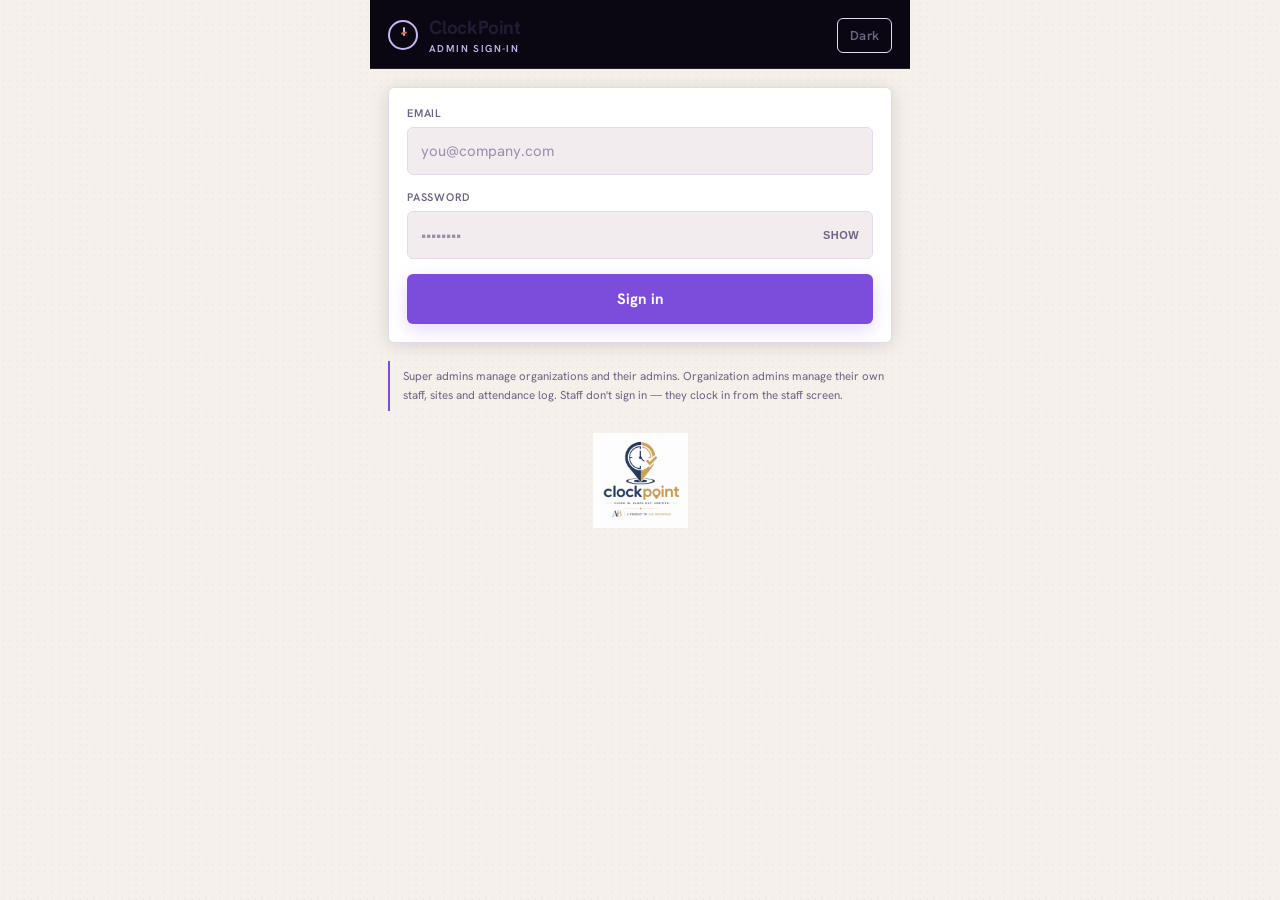
<file: index.html>
<!DOCTYPE html>
<html lang="en">
<head>
<meta charset="UTF-8">
<meta name="viewport" content="width=device-width, initial-scale=1">
<title>ClockPoint — redirecting…</title>
<!-- Front door: send / to the real app sign-in. The standalone localStorage
     demo still lives at /clock-in-demo.html. Relative path so it works on any host. -->
<meta http-equiv="refresh" content="0; url=login.html">
<link rel="canonical" href="login.html">
<script>location.replace('login.html');</script>
<style>
  html,body{height:100%;margin:0}
  body{font-family:-apple-system,'Segoe UI',sans-serif;background:#0D0916;color:#ECE5F8;
       display:flex;align-items:center;justify-content:center;text-align:center;padding:24px}
  a{color:#9A6DF7;font-weight:600}
</style>
</head>
<body>
  <p>Opening ClockPoint…<br><br>
     <a href="login.html">Tap here if it doesn’t load automatically.</a></p>
</body>
</html>
</file>
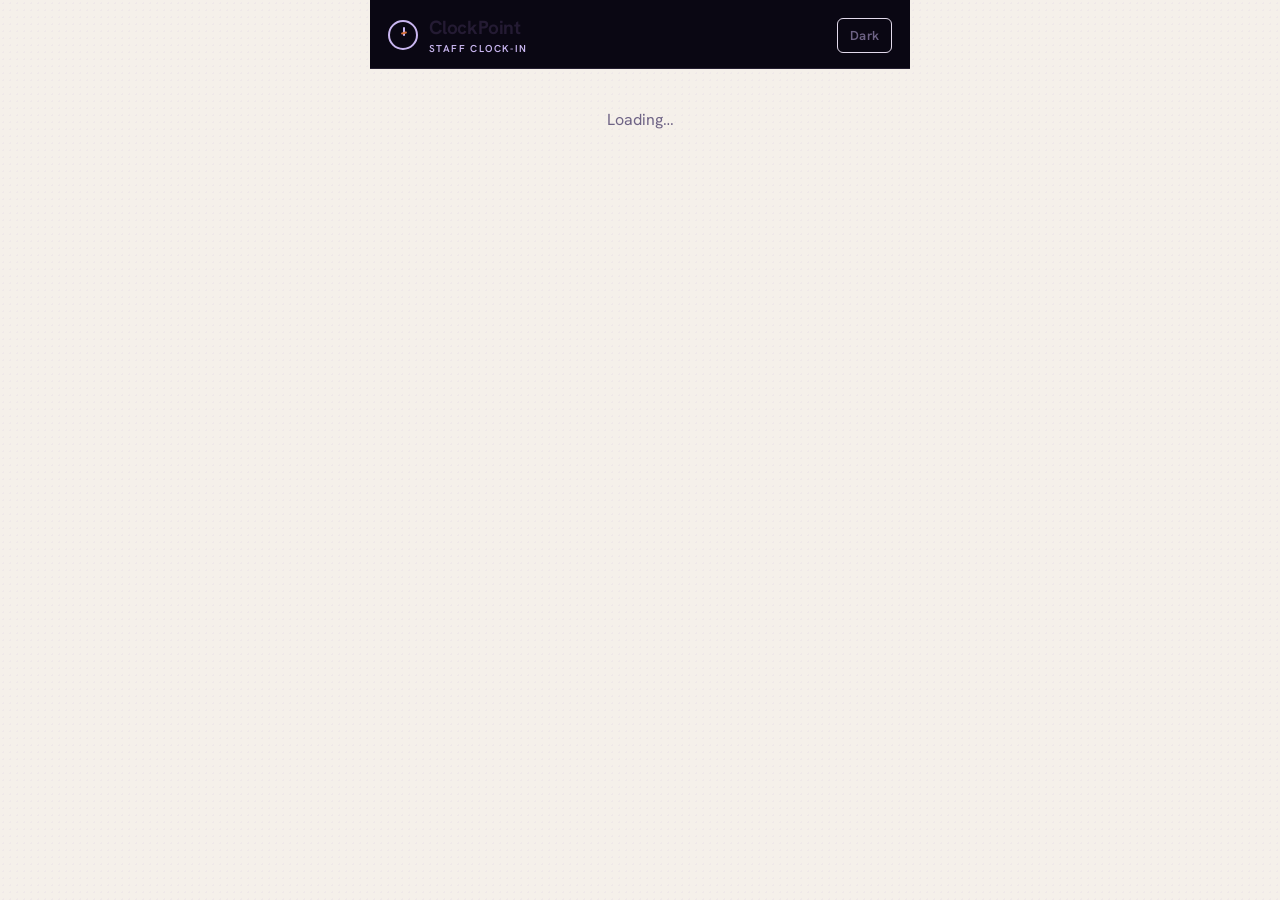
<file: clock.html>
<!DOCTYPE html>
<html lang="en">
<head>
<meta charset="UTF-8">
<meta name="viewport" content="width=device-width, initial-scale=1.0, maximum-scale=1.0, user-scalable=no">
<title>ClockPoint — Clock In</title>
<link rel="preconnect" href="https://fonts.googleapis.com">
<link rel="preconnect" href="https://fonts.gstatic.com" crossorigin>
<link href="https://fonts.googleapis.com/css2?family=Hanken+Grotesk:wght@300;400;500;600;700&family=IBM+Plex+Mono:wght@400;500;600&display=swap" rel="stylesheet">
<link rel="stylesheet" href="cp.css">
<script src="config.js"></script>
<script src="theme.js"></script>
<style>
  .clockface{border:1px solid var(--line);border-radius:var(--r);background:var(--surface);padding:17px 19px;margin-bottom:18px;display:flex;justify-content:space-between;align-items:flex-end;box-shadow:0 2px 18px rgba(0,0,0,0.12);}
  .clockface .time{font-family:var(--mono);font-size:34px;font-weight:500;line-height:1;letter-spacing:-1px;}
  .clockface .ss{color:var(--peach);}
  .clockface .date{font-family:var(--mono);font-size:11px;color:var(--text-soft);text-align:right;}
  .capture-btn{width:100%;padding:13px;border:1px dashed var(--line);border-radius:var(--r);background:var(--surface-2);font-family:var(--ui);font-size:13px;font-weight:600;cursor:pointer;color:var(--text);display:flex;align-items:center;justify-content:center;gap:8px;}
  .capture-btn:hover{border-color:var(--lilac);}
  .capture-btn.done{border-style:solid;border-color:var(--in-border);background:var(--in-bg);color:var(--in-text);}
  .readout{font-family:var(--mono);font-size:11px;color:var(--text-soft);margin-top:7px;line-height:1.55;word-break:break-all;}
  .readout b{color:var(--lilac);font-weight:500;}
  .photo-prev{margin-top:9px;width:84px;height:84px;object-fit:cover;border:1px solid var(--line);border-radius:var(--r);display:none;}
  .manual-coords{display:none;gap:8px;margin-top:9px;}
  .manual-coords input{flex:1;}
  .sim-row{display:flex;gap:8px;margin-top:9px;}
  .sim-btn{flex:1;padding:9px;border:1px dashed var(--line);border-radius:var(--r);background:none;color:var(--text-soft);font-size:11.5px;font-weight:600;cursor:pointer;}
  .sim-btn:hover{color:var(--text);border-color:var(--lilac);}
  .zone-box{margin-top:11px;padding:12px 13px;border-radius:var(--r);font-size:13px;font-weight:600;line-height:1.45;display:none;border:1px solid;}
  .zone-box.in{display:block;border-color:var(--in-border);background:var(--in-bg);color:var(--in-text);}
  .zone-box.out{display:block;border-color:var(--out-border);background:var(--out-bg);color:var(--out-text);}
  .zone-box.na{display:block;border-color:var(--line);background:var(--surface-2);color:var(--text-soft);}
  .assign-card{border:1px solid var(--line);border-radius:var(--r);background:var(--surface);padding:6px 14px;margin-bottom:15px;display:none;}
  .assign-row{display:flex;justify-content:space-between;align-items:center;padding:8px 0;border-bottom:1px solid var(--line);}
  .assign-row:last-child{border-bottom:none;}
  .assign-l{font-size:10px;font-weight:600;letter-spacing:0.07em;text-transform:uppercase;color:var(--text-soft);}
  .assign-v{font-size:14px;font-weight:600;text-align:right;}
  .toggle{display:flex;border:1px solid var(--line);border-radius:var(--r);background:var(--surface-2);overflow:hidden;}
  .toggle button{flex:1;padding:13px;background:none;border:none;font-family:var(--ui);font-size:14px;font-weight:600;cursor:pointer;color:var(--text-soft);}
  .toggle button.sel-in{background:var(--army);color:#0c0c06;}
  .toggle button.sel-out{background:var(--purple-deep);color:#fff;}
  .submit-lg{width:100%;padding:17px;margin-top:8px;border:none;border-radius:var(--r);background:var(--purple);color:var(--on-purple);font-family:var(--ui);font-size:16px;font-weight:700;cursor:pointer;box-shadow:0 6px 18px rgba(154,109,247,0.25);}
  .submit-lg:disabled{opacity:.5;cursor:not-allowed;}
  .gate{padding:40px 24px;text-align:center;color:var(--text-soft);}
</style>
</head>
<body>
<div class="wrap">
  <header>
    <div class="brand">
      <div class="logo-mark" id="logoMark"></div>
      <img class="logo-img" id="orgLogo" alt="" style="display:none;">
      <div><h1>ClockPoint</h1><span class="sub" id="orgSub">Staff Clock-In</span></div>
      <div class="head-actions"><button id="themeBtn" class="btn ghost" style="width:auto;padding:8px 12px;">Dark</button></div>
    </div>
  </header>
  <div class="logo-banner" id="logoBanner"><img id="logoBannerImg" alt=""></div>

  <div id="gate" class="gate">Loading…</div>

  <section class="panel" id="form" style="display:none;">
    <div class="clockface">
      <div class="time" id="liveTime">--:--<span class="ss">:--</span></div>
      <div class="date" id="liveDate">—</div>
    </div>

    <div class="field">
      <label class="lab">Staff</label>
      <select id="fStaff"><option value="">Select your name…</option></select>
    </div>

    <div class="assign-card" id="assignCard">
      <div class="assign-row"><span class="assign-l">Position</span><span class="assign-v" id="acPos">—</span></div>
      <div class="assign-row"><span class="assign-l">Assigned site</span><span class="assign-v" id="acSite">—</span></div>
    </div>

    <div class="field">
      <label class="lab">GPS location</label>
      <button class="capture-btn" id="gpsBtn">⊕ Capture GPS</button>
      <div class="readout" id="gpsOut"></div>
      <div class="manual-coords" id="manualCoords">
        <input type="number" step="any" id="fLat" placeholder="Latitude">
        <input type="number" step="any" id="fLng" placeholder="Longitude">
      </div>
      <div class="sim-row">
        <button type="button" class="sim-btn" id="simOn">▷ Simulate: on-site</button>
        <button type="button" class="sim-btn" id="simFar">▷ Simulate: 500m away</button>
      </div>
      <div class="zone-box" id="zoneStatus"></div>
    </div>

    <div class="field">
      <label class="lab">Photo (selfie)</label>
      <button class="capture-btn" id="photoBtn">⊙ Take / Choose photo</button>
      <input type="file" id="fPhoto" accept="image/*" capture="user" style="display:none;">
      <img class="photo-prev" id="photoPrev" alt="preview">
    </div>

    <div class="field">
      <label class="lab">Action</label>
      <div class="toggle">
        <button id="btnIn" class="sel-in">● In</button>
        <button id="btnOut">○ Out</button>
      </div>
    </div>

    <button class="submit-lg" id="submitBtn">Clock In</button>
    <div class="muted">Your time and in/out-of-zone result are decided by the server when this is submitted — they can't be set from this phone.</div>
    <div class="footer-brand"><img class="footer-logo" src="clockpoint-logo.jpg" alt="ClockPoint — a product of the ABCompany"></div>
  </section>
</div>
<div class="toast" id="toast"></div>

<script type="module">
import { createClient } from 'https://esm.sh/@supabase/supabase-js@2';
const sb = createClient(CP_CONFIG.SUPABASE_URL, CP_CONFIG.SUPABASE_ANON_KEY);
const $ = id => document.getElementById(id);
let toastT; function toast(t){ const e=$('toast'); e.textContent=t; e.classList.add('show'); clearTimeout(toastT); toastT=setTimeout(()=>e.classList.remove('show'),3000); }
function shade(hex,p){ const n=parseInt(hex.slice(1),16); const r=(n>>16)&255,g=(n>>8)&255,b=n&255; const f=x=>Math.round(p<0?x*(1+p):x+(255-x)*p); const h=x=>f(x).toString(16).padStart(2,'0'); return '#'+h(r)+h(g)+h(b); }
function applyBrand(hex){ if(!/^#[0-9A-Fa-f]{6}$/.test(hex||'')) return; const s=document.documentElement.style; s.setProperty('--purple',hex); s.setProperty('--purple-deep',shade(hex,-0.25)); s.setProperty('--purple-hover',shade(hex,0.18)); s.setProperty('--header-accent',shade(hex,0.35)); s.setProperty('--lilac',shade(hex,0.4)); }
function setOrgLogo(url){
  if(!url) return;
  const corner=$('orgLogo'), mark=$('logoMark'), banner=$('logoBanner'), bimg=$('logoBannerImg');
  if(corner){ corner.onload=()=>{ corner.style.display='block'; if(mark) mark.style.display='none'; };
              corner.onerror=()=>{ corner.style.display='none'; if(mark) mark.style.display='block'; }; corner.src=url; }
  if(banner&&bimg){ bimg.onload=()=>{ banner.style.display='flex'; }; bimg.onerror=()=>{ banner.style.display='none'; }; bimg.src=url; }
}

const ORG = new URLSearchParams(location.search).get('org');
let SITES=[], STAFF=[];
let state={ photo:null, lat:null, lng:null, acc:null, type:'IN', staffId:null, name:null, position:null, siteId:null, siteName:null, geotag:false };

// ---- live clock ----
function tick(){ const d=new Date(),p=n=>String(n).padStart(2,'0');
  $('liveTime').innerHTML=`${p(d.getHours())}:${p(d.getMinutes())}<span class="ss">:${p(d.getSeconds())}</span>`;
  $('liveDate').textContent=d.toLocaleDateString(undefined,{weekday:'short',day:'2-digit',month:'short',year:'numeric'}).toUpperCase();
}
setInterval(tick,1000); tick();

// ---- load org context ----
(async () => {
  if(!ORG){ $('gate').textContent='This clock-in link is missing its organization. Ask your admin for the correct link.'; return; }
  const { data, error } = await sb.rpc('clock_in_context', { p_org: ORG });
  if(error || !data || data.error){ $('gate').textContent='This clock-in link is invalid or the organization is unavailable.'; return; }
  SITES=data.sites||[]; STAFF=data.staff||[];
  $('orgSub').textContent=data.org.name+' · Clock-In';
  applyBrand(data.org.brand_color);
  setOrgLogo(data.org.logo_url);
  const sel=$('fStaff');
  sel.innerHTML='<option value="">Select your name…</option>'+STAFF.map(s=>`<option value="${s.id}">${esc(s.name)}</option>`).join('');
  $('gate').style.display='none'; $('form').style.display='block';
  if(!STAFF.length) toast('No staff set up for this site yet');
})();
function esc(s){ return String(s??'').replace(/[&<>"]/g,c=>({'&':'&amp;','<':'&lt;','>':'&gt;','"':'&quot;'}[c])); }
function getSite(id){ return SITES.find(s=>s.id===id); }

// ---- staff selection ----
$('fStaff').addEventListener('change', e => {
  const st=STAFF.find(s=>s.id===e.target.value);
  const card=$('assignCard');
  if(!st){ state.staffId=null; state.siteId=null; state.geotag=false; card.style.display='none'; updateZone(); return; }
  const site=getSite(st.siteId);
  state.staffId=st.id; state.name=st.name; state.position=st.position; state.siteId=st.siteId; state.siteName=site?site.name:null; state.geotag=!!st.geotag;
  $('acPos').textContent=st.position||'—';
  $('acSite').textContent = st.geotag ? '📍 Auto-detected at clock-in (geotag)' : (site?`${site.name} · ${site.radius} m radius`:'⚠ no site assigned');
  card.style.display='block'; updateZone();
});

// ---- geofence (client-side hint only; server decides) ----
function distM(a1,o1,a2,o2){ const R=6371000,r=x=>x*Math.PI/180; const dA=r(a2-a1),dO=r(o2-o1);
  const x=Math.sin(dA/2)**2+Math.cos(r(a1))*Math.cos(r(a2))*Math.sin(dO/2)**2; return 2*R*Math.asin(Math.sqrt(x)); }
function updateZone(){
  const box=$('zoneStatus'); box.className='zone-box';
  if(!state.staffId){ box.style.display='none'; return; }
  if(state.lat==null||state.lng==null){ box.classList.add('na'); box.textContent='Capture GPS to check the zone.'; return; }
  if(state.geotag){
    let best=null,bestD=null;
    SITES.forEach(s=>{ const d=Math.round(distM(state.lat,state.lng,s.lat,s.lng)); if(d<=s.radius && (bestD==null||d<bestD)){ bestD=d; best=s; } });
    if(best){ box.classList.add('in'); box.textContent=`✓ WITHIN ${best.name} — ${bestD} m (auto-detected).`; }
    else { box.classList.add('out'); box.textContent='⚠ Not within any mapped site — this clock-in will be flagged.'; }
    return;
  }
  const site=getSite(state.siteId);
  if(!site){ box.classList.add('na'); box.textContent='No site assigned to you — ask your admin.'; return; }
  const d=Math.round(distM(state.lat,state.lng,site.lat,site.lng));
  if(d<=site.radius){ box.classList.add('in'); box.textContent=`✓ WITHIN ${site.name} — ${d} m from centre.`; }
  else { box.classList.add('out'); box.textContent=`⚠ OUTSIDE ZONE — ${d} m from ${site.name}. This will be flagged.`; }
}

// ---- GPS ----
$('gpsBtn').addEventListener('click', () => {
  const out=$('gpsOut'), btn=$('gpsBtn');
  if(!navigator.geolocation){ showManual('Geolocation not supported — enter coordinates.'); return; }
  out.textContent='Locating…';
  navigator.geolocation.getCurrentPosition(pos=>{
    state.lat=+pos.coords.latitude.toFixed(6); state.lng=+pos.coords.longitude.toFixed(6); state.acc=Math.round(pos.coords.accuracy);
    out.innerHTML=`<b>LAT</b> ${state.lat} &nbsp; <b>LNG</b> ${state.lng}<br><b>± ${state.acc} m</b> accuracy`;
    btn.classList.add('done'); btn.textContent='✓ GPS Captured'; updateZone();
  }, err=>showManual('GPS unavailable ('+err.message+'). Enter coordinates below.'), {enableHighAccuracy:true,timeout:10000});
});
function showManual(msg){ $('gpsOut').textContent=msg; $('manualCoords').style.display='flex'; }
$('fLat').addEventListener('input',e=>{ state.lat=e.target.value?+e.target.value:null; updateZone(); });
$('fLng').addEventListener('input',e=>{ state.lng=e.target.value?+e.target.value:null; updateZone(); });
$('simOn').addEventListener('click',()=>simulate(true));
$('simFar').addEventListener('click',()=>simulate(false));
function simulate(onsite){
  let s=getSite(state.siteId); if(!s && state.geotag) s=SITES[0];
  if(!s){ toast(state.staffId?'⚠ No mapped site to simulate against':'⚠ Select your name first'); return; }
  let lat=s.lat,lng=s.lng; if(!onsite){ lat+=0.0045; lng+=0.0045; }
  state.lat=+lat.toFixed(6); state.lng=+lng.toFixed(6); state.acc=onsite?8:11;
  $('fLat').value=state.lat; $('fLng').value=state.lng; $('manualCoords').style.display='flex';
  $('gpsOut').innerHTML=`<b>LAT</b> ${state.lat} &nbsp; <b>LNG</b> ${state.lng}<br><b>± ${state.acc} m</b> (simulated)`;
  const gb=$('gpsBtn'); gb.classList.add('done'); gb.textContent='✓ GPS Captured (sim)'; updateZone();
}

// ---- photo ----
$('photoBtn').addEventListener('click',()=>$('fPhoto').click());
$('fPhoto').addEventListener('change', e => {
  const file=e.target.files[0]; if(!file) return;
  const reader=new FileReader();
  reader.onload=ev=>{ const img=new Image();
    img.onload=()=>{ const max=360; let{width,height}=img;
      if(width>height){ if(width>max){height=height*max/width;width=max;} } else { if(height>max){width=width*max/height;height=max;} }
      const c=document.createElement('canvas'); c.width=width;c.height=height; c.getContext('2d').drawImage(img,0,0,width,height);
      state.photo=c.toDataURL('image/jpeg',0.6);
      const prev=$('photoPrev'); prev.src=state.photo; prev.style.display='block';
      const b=$('photoBtn'); b.classList.add('done'); b.textContent='✓ Photo Captured'; };
    img.src=ev.target.result; };
  reader.readAsDataURL(file);
});

// ---- In/Out ----
$('btnIn').addEventListener('click',()=>setType('IN'));
$('btnOut').addEventListener('click',()=>setType('OUT'));
function setType(t){ state.type=t;
  const i=$('btnIn'),o=$('btnOut');
  i.className=t==='IN'?'sel-in':''; i.textContent=t==='IN'?'● In':'○ In';
  o.className=t==='OUT'?'sel-out':''; o.textContent=t==='OUT'?'● Out':'○ Out';
  $('submitBtn').textContent=t==='IN'?'Clock In':'Clock Out';
}

// ---- submit (server stamps time + decides geofence) ----
$('submitBtn').addEventListener('click', async () => {
  if(!state.staffId){ toast('⚠ Select your name'); return; }
  if(state.lat==null||state.lng==null){ toast('⚠ Capture or enter GPS'); return; }
  if(!state.photo){ toast('⚠ Photo is required'); return; }
  const btn=$('submitBtn'); btn.disabled=true; const label=btn.textContent; btn.textContent='Submitting…';
  const { data, error } = await sb.rpc('submit_clock_event', {
    p_staff_id: state.staffId, p_event_type: state.type, p_lat: state.lat, p_lng: state.lng,
    p_gps_accuracy_m: state.acc, p_device_time: new Date().toISOString(), p_photo_url: state.photo,
    p_device_info: { ua: navigator.userAgent }
  });
  btn.disabled=false; btn.textContent=label;
  if(error){ toast('⚠ '+error.message); return; }
  const inzone = data.within_geofence===true, oz = data.within_geofence===false;
  toast(`✓ ${state.type==='IN'?'Clocked in':'Clocked out'} — ${state.name}${oz?` (⚠ out of zone · ${data.distance_m}m)`:inzone?` (in zone · ${data.distance_m}m)`:''}`);
  resetForm();
});
function resetForm(){
  $('fStaff').value=''; $('assignCard').style.display='none';
  $('zoneStatus').className='zone-box'; $('zoneStatus').style.display='none';
  $('fLat').value=''; $('fLng').value=''; $('manualCoords').style.display='none'; $('gpsOut').textContent='';
  const gb=$('gpsBtn'); gb.classList.remove('done'); gb.textContent='⊕ Capture GPS';
  const pb=$('photoBtn'); pb.classList.remove('done'); pb.textContent='⊙ Take / Choose photo';
  $('photoPrev').style.display='none';
  state={ photo:null, lat:null, lng:null, acc:null, type:state.type, staffId:null, name:null, position:null, siteId:null, siteName:null, geotag:false };
}
setType('IN');
</script>
</body>
</html>
</file>
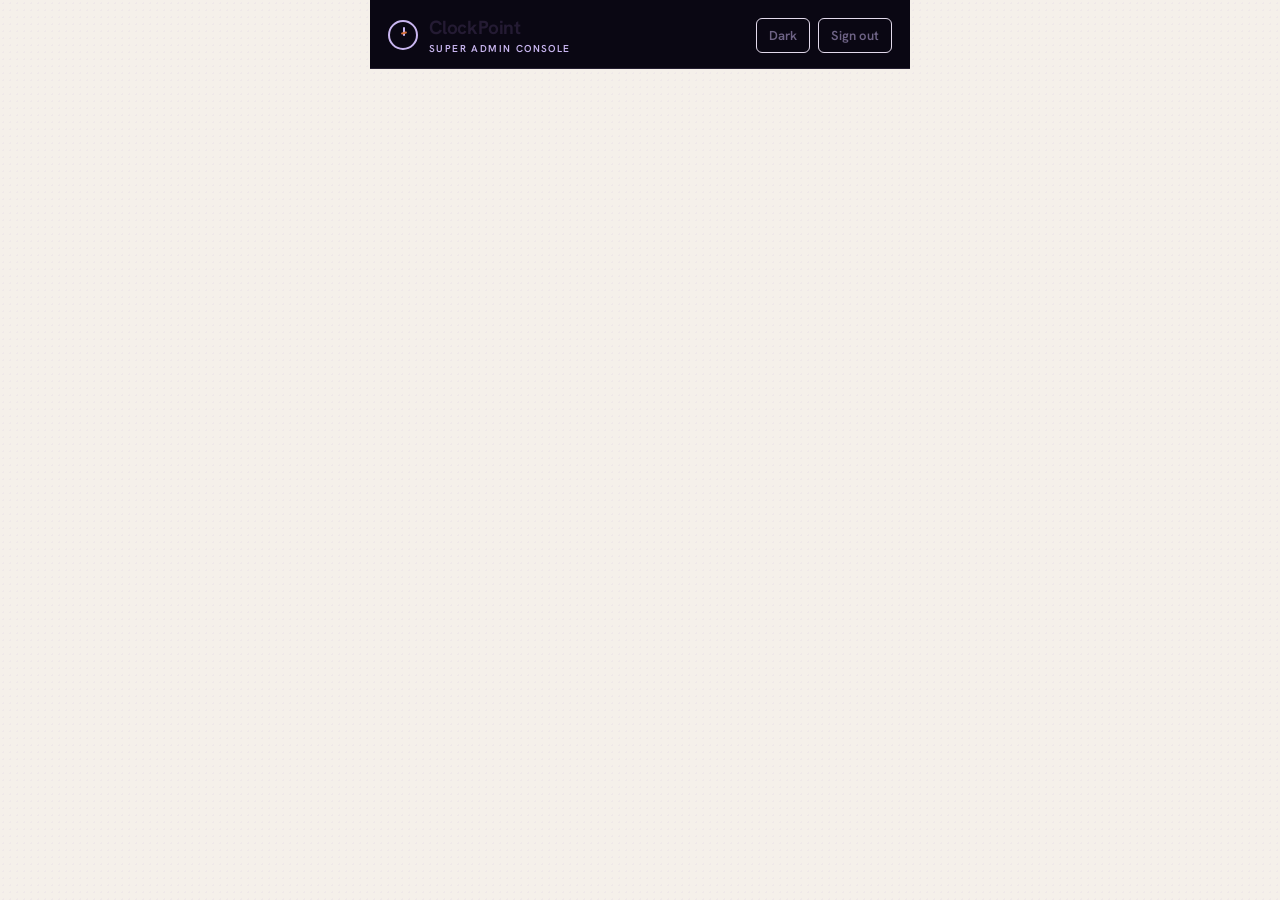
<file: console.html>
<!DOCTYPE html>
<html lang="en">
<head>
<meta charset="UTF-8">
<meta name="viewport" content="width=device-width, initial-scale=1.0">
<title>ClockPoint — Super Admin</title>
<link rel="preconnect" href="https://fonts.googleapis.com">
<link rel="preconnect" href="https://fonts.gstatic.com" crossorigin>
<link href="https://fonts.googleapis.com/css2?family=Hanken+Grotesk:wght@300;400;500;600;700&family=IBM+Plex+Mono:wght@400;500;600&display=swap" rel="stylesheet">
<link rel="stylesheet" href="cp.css">
<script src="config.js"></script>
<script src="theme.js"></script>
<script src="pw.js"></script>
<style>
  .slot-pill{display:inline-block;font-size:11px;font-weight:700;letter-spacing:0.04em;padding:4px 10px;border-radius:20px;}
  .slot-pill.ok{background:var(--in-bg);color:var(--in-text);border:1px solid var(--in-border);}
  .slot-pill.full{background:var(--out-bg);color:var(--out-text);border:1px solid var(--out-border);}
  .add-admin{margin-top:12px;padding-top:12px;border-top:1px solid var(--line);display:none;}
  .add-admin.show{display:block;}
  .admins-line{font-family:var(--mono);font-size:11px;color:var(--text-soft);margin-top:7px;line-height:1.7;}
  .mini{width:auto;padding:7px 11px;font-size:12px;}
</style>
</head>
<body>
<div class="wrap">
  <header>
    <div class="brand">
      <div class="logo-mark"></div>
      <div><h1>ClockPoint</h1><span class="sub">Super Admin Console</span></div>
      <div class="head-actions">
        <button id="themeBtn" class="btn ghost" style="width:auto;padding:8px 12px;">Dark</button>
        <button id="logout" class="btn ghost" style="width:auto;padding:8px 12px;">Sign out</button>
      </div>
    </div>
  </header>

  <section class="panel" id="app" style="display:none;">
    <div id="msg" class="msg"></div>

    <div class="card" style="margin-bottom:18px;">
      <div class="lab2" style="margin-bottom:10px;">Access URLs</div>
      <div style="font-size:13px;line-height:1.7;color:var(--text-soft);">
        <div><b style="color:var(--lilac)">Super admin (you):</b><br><span id="superUrl" style="word-break:break-all;"></span></div>
        <div style="margin-top:8px;"><b style="color:var(--lilac)">Organization admins:</b><br><span id="adminUrl" style="word-break:break-all;"></span><br><span style="opacity:.7;font-size:12px;">Same sign-in page — each admin signs in with their own email and lands on their own organization.</span></div>
        <div style="margin-top:8px;"><b style="color:var(--lilac)">Staff:</b> a unique no-login link per organization — shown on each org card below.</div>
      </div>
    </div>

    <!-- Step 1: create an organization -->
    <div class="card" style="margin-bottom:18px;">
      <div style="display:flex;justify-content:space-between;align-items:center;margin-bottom:12px;gap:10px;flex-wrap:wrap;">
        <div class="lab-h">1 · Create an organization</div>
        <span id="slotPill" class="slot-pill ok">— free slots</span>
      </div>
      <div class="field">
        <label class="lab" for="orgName">Organization name</label>
        <input id="orgName" placeholder="e.g. Acme Security Ltd" autocomplete="off">
      </div>
      <div class="row2" style="margin-bottom:15px;align-items:flex-end;">
        <div>
          <label class="lab" for="plan">Plan</label>
          <select id="plan"><option value="free">Free</option><option value="paid">Paid</option></select>
        </div>
        <div><button id="createOrg" class="btn">Create organization</button></div>
      </div>
      <div id="slotNote" style="font-size:12px;color:var(--text-soft);line-height:1.5;"></div>
    </div>

    <!-- Step 2: organizations + their admins -->
    <div class="lab-h" style="margin:4px 0 10px;">2 · Organizations &amp; their admins (max 5 each)</div>
    <div id="orgList"><div class="empty">Loading…</div></div>

    <div class="muted">The super admin (you) doesn't belong to any organization and never uses a slot. The first 2 organizations can be Free; after that, new ones must be Paid — but you can move any org between Free and Paid, and moving one to Paid frees a slot. Each organization can have up to 5 admin logins, and one org can never see another's data.</div>
    <div class="footer-brand"><img class="footer-logo" src="clockpoint-logo.jpg" alt="ClockPoint — a product of the ABCompany"></div>
  </section>
</div>
<div class="toast" id="toast"></div>

<script type="module">
import { createClient } from 'https://esm.sh/@supabase/supabase-js@2';
const sb = createClient(CP_CONFIG.SUPABASE_URL, CP_CONFIG.SUPABASE_ANON_KEY);
const $ = id => document.getElementById(id);
function show(kind,text){ const m=$('msg'); m.className='msg show '+kind; m.textContent=text; m.scrollIntoView({behavior:'smooth',block:'nearest'}); }
function clearMsg(){ $('msg').className='msg'; }
let toastT; function toast(t){ const e=$('toast'); e.textContent=t; e.classList.add('show'); clearTimeout(toastT); toastT=setTimeout(()=>e.classList.remove('show'),2600); }
function esc(s){ return String(s??'').replace(/[&<>"]/g,c=>({'&':'&amp;','<':'&lt;','>':'&gt;','"':'&quot;'}[c])); }
async function callAdminFn(payload){
  const { data:{ session } } = await sb.auth.getSession();
  const res = await fetch(`${CP_CONFIG.SUPABASE_URL}/functions/v1/create-org-admin`, {
    method:'POST',
    headers:{ 'Authorization':`Bearer ${session.access_token}`, 'apikey':CP_CONFIG.SUPABASE_ANON_KEY, 'Content-Type':'application/json' },
    body: JSON.stringify(payload)
  });
  const out = await res.json().catch(()=>({error:'Bad response'}));
  if(!res.ok || out.error) throw new Error(out.error || ('Failed '+res.status));
  return out;
}

// --- guard: must be a signed-in super admin ---
(async () => {
  const { data:{ session } } = await sb.auth.getSession();
  if (!session){ location.replace('login.html'); return; }
  const { data, error } = await sb.rpc('whoami');
  if (error || !data?.is_super){ location.replace('login.html'); return; }
  $('app').style.display='block';
  const loginUrl = new URL('login.html', location.href).href;
  $('superUrl').textContent = loginUrl;
  $('adminUrl').textContent = loginUrl;
  refresh();
})();

$('logout').addEventListener('click', async () => { await sb.auth.signOut(); location.replace('login.html'); });

async function refresh(){ await Promise.all([loadSlots(), loadOrgs()]); }

async function loadSlots(){
  const { data, error } = await sb.rpc('free_slot_status');
  if (error) return;
  const used=data.used, lim=data.limit, full=used>=lim;
  const pill=$('slotPill');
  pill.className='slot-pill '+(full?'full':'ok');
  pill.textContent=`${used} / ${lim} free slots used`;
  const freeOpt=$('plan').querySelector('option[value="free"]');
  freeOpt.disabled=full;
  if (full && $('plan').value==='free') $('plan').value='paid';
  $('slotNote').textContent = full
    ? 'Both free slots are in use — new organizations must be Paid (or move an existing org to Paid to free a slot).'
    : `${lim-used} free slot${lim-used===1?'':'s'} remaining.`;
}

async function loadOrgs(){
  const { data, error } = await sb.rpc('list_organizations');
  const box=$('orgList');
  if (error){ box.innerHTML='<div class="empty">Could not load: '+esc(error.message)+'</div>'; return; }
  const orgs = data || [];
  if (!orgs.length){ box.innerHTML='<div class="empty">No organizations yet — create the first one above.</div>'; return; }
  box.innerHTML = orgs.map(o => {
    const admins = (o.admins||[]).map(a=>`
      <div style="display:flex;gap:6px;align-items:center;flex-wrap:wrap;margin-top:6px;">
        <span style="flex:1;min-width:130px;word-break:break-all;font-family:var(--mono);font-size:11px;">${esc(a.email)}</span>
        <select data-role-user="${a.id}" style="width:auto;padding:5px 8px;font-size:12px;">
          <option value="owner"${a.role==='owner'?' selected':''}>Owner</option>
          <option value="admin"${a.role==='admin'?' selected':''}>Admin</option>
          <option value="viewer"${a.role==='viewer'?' selected':''}>Viewer</option>
        </select>
        <button class="btn ghost mini" style="width:auto;padding:5px 9px;" data-resetpw="${a.id}" data-email="${esc(a.email)}">Reset pw</button>
        <button class="btn ghost mini" style="width:auto;padding:5px 9px;border-color:var(--danger);color:var(--danger);" data-deladmin="${a.id}" data-email="${esc(a.email)}">Remove</button>
      </div>`).join('') || '<div style="opacity:.6;margin-top:6px;">no admins yet</div>';
    const full = (o.admin_count||0) >= 5;
    return `<div class="org-card">
      <div class="org-top">
        <div class="org-nm">${esc(o.name)} <span class="plan-badge ${o.plan}">${o.plan}</span></div>
        <button class="btn ghost mini" data-plan="${o.plan==='free'?'paid':'free'}" data-id="${o.id}">→ ${o.plan==='free'?'Paid':'Free'}</button>
      </div>
      <div class="admins-line"><b style="color:var(--lilac)">Admins ${o.admin_count||0}/5</b>${admins}</div>
      <div class="admins-line" style="margin-top:8px;"><b style="color:var(--lilac)">Staff link</b><br><span style="word-break:break-all;">${esc(new URL('clock.html?org='+(o.slug||o.id), location.href).href)}</span> <button class="btn ghost mini" style="width:auto;padding:3px 9px;margin-left:2px;" data-copy="${esc(new URL('clock.html?org='+(o.slug||o.id), location.href).href)}">Copy</button></div>
      <div style="margin-top:10px;">
        <button class="btn ghost mini" data-toggle="${o.id}" ${full?'disabled':''}>${full?'Admin limit reached':'+ Add admin'}</button>
      </div>
      <div class="add-admin" id="aa-${o.id}">
        <div class="field" style="margin-bottom:10px;"><input type="email" id="ae-${o.id}" placeholder="admin email" autocomplete="off"></div>
        <div class="row2" style="align-items:flex-end;">
          <div><input type="password" id="ap-${o.id}" placeholder="initial password (8+ chars)" autocomplete="off"></div>
          <div style="flex:0 0 auto;"><select id="ar-${o.id}" style="width:auto;"><option value="admin">Admin</option><option value="owner">Owner</option><option value="viewer">Viewer</option></select></div>
        </div>
        <button class="btn mini" style="margin-top:10px;width:100%;" data-add="${o.id}" data-name="${esc(o.name)}">Create admin login</button>
      </div>
      <div style="margin-top:8px;">
        <button class="btn ghost mini" data-brandtoggle="${o.id}">${o.logo_url||o.brand_color?'Edit branding (logo / color)':'+ Branding (logo / color)'}</button>
      </div>
      <div class="add-admin" id="br-${o.id}">
        <div class="field" style="margin-bottom:10px;">
          <label class="lab">Upload company logo (PNG / JPG / SVG)</label>
          <div style="display:flex;gap:8px;align-items:center;flex-wrap:wrap;">
            <input type="file" id="bff-${o.id}" accept="image/*" style="font-size:12px;padding:8px;flex:1;min-width:150px;">
            <button class="btn mini" data-upload="${o.id}" style="white-space:nowrap;">Upload &amp; save</button>
          </div>
        </div>
        <div class="field" style="margin-bottom:10px;"><label class="lab">…or paste a direct image URL</label><input type="text" id="bl-${o.id}" placeholder="https://…/logo.png" value="${esc(o.logo_url||'')}"></div>
        <div class="row2" style="align-items:flex-end;">
          <div><label class="lab">Brand color (#RRGGBB)</label><input type="text" id="bc-${o.id}" placeholder="#7C4DDB" value="${esc(o.brand_color||'')}" style="font-family:var(--mono);"></div>
          <div style="flex:0 0 auto;"><button class="btn mini" data-brand="${o.id}">Save</button></div>
        </div>
        <div style="font-size:11px;color:var(--text-soft);margin-top:8px;line-height:1.5;">Tip: <b>uploading the file is the reliable option.</b> A Google Drive “view” link is a web page, not an image, so it won't work as a logo. Blank = default mark.</div>
      </div>
    </div>`;
  }).join('');
}

$('createOrg').addEventListener('click', async () => {
  clearMsg();
  const name=$('orgName').value.trim(), plan=$('plan').value;
  if(!name){ show('err','Enter an organization name.'); return; }
  $('createOrg').disabled=true; $('createOrg').textContent='Creating…';
  const { data, error } = await sb.rpc('create_organization', { p_name:name, p_plan:plan });
  $('createOrg').disabled=false; $('createOrg').textContent='Create organization';
  if (error){ show('err', error.message); return; }
  show('ok', `Created “${data.name}” (${data.plan}). Now add its admins below.`);
  $('orgName').value='';
  refresh();
});

$('orgList').addEventListener('click', async e => {
  const t=e.target.closest('button'); if(!t) return;

  if (t.dataset.copy){ try{ await navigator.clipboard.writeText(t.dataset.copy); }catch(_){ } toast('✓ Staff link copied'); return; }

  if (t.dataset.toggle){ $('aa-'+t.dataset.toggle).classList.toggle('show'); return; }

  if (t.dataset.brandtoggle){ $('br-'+t.dataset.brandtoggle).classList.toggle('show'); return; }

  if (t.dataset.upload){ const id=t.dataset.upload; const f=$('bff-'+id).files[0];
    if(!f){ toast('⚠ Choose an image file first'); return; }
    t.disabled=true; const lbl=t.textContent; t.textContent='Uploading…';
    try{
      const ext=((f.name.split('.').pop()||'png').toLowerCase().replace(/[^a-z0-9]/g,'')||'png');
      const path=id+'/logo-'+Date.now()+'.'+ext;
      const up=await sb.storage.from('branding').upload(path, f, { upsert:true, contentType:f.type||'image/png' });
      if(up.error) throw up.error;
      const url=sb.storage.from('branding').getPublicUrl(path).data.publicUrl;
      const color=$('bc-'+id).value.trim();
      const { error } = await sb.rpc('set_org_branding', { p_org:id, p_color:(/^#[0-9A-Fa-f]{6}$/.test(color)?color:null), p_logo:url });
      if(error) throw error;
      toast('✓ Logo uploaded & saved'); refresh();
    }catch(err){ toast('⚠ '+(err.message||'Upload failed')); }
    finally{ t.disabled=false; t.textContent=lbl; }
    return;
  }

  if (t.dataset.brand){ const id=t.dataset.brand;
    const logo=$('bl-'+id).value.trim(), color=$('bc-'+id).value.trim();
    if(color && !/^#[0-9A-Fa-f]{6}$/.test(color)){ toast('⚠ Color must be #RRGGBB or blank'); return; }
    t.disabled=true;
    const { error } = await sb.rpc('set_org_branding', { p_org:id, p_color:color, p_logo:logo });
    t.disabled=false;
    if (error){ toast('⚠ '+error.message); return; }
    toast('✓ Branding saved'); refresh(); return;
  }

  if (t.dataset.id){ // plan toggle
    t.disabled=true;
    const { error } = await sb.rpc('set_org_plan', { p_org_id:t.dataset.id, p_plan:t.dataset.plan });
    if (error){ toast('⚠ '+error.message); t.disabled=false; return; }
    toast('Plan updated'); refresh(); return;
  }

  if (t.dataset.resetpw){ const id=t.dataset.resetpw, em=t.dataset.email||'';
    const pw=prompt('New password for '+em+' (min 8 characters):'); if(pw===null) return;
    if(pw.length<8){ toast('⚠ Password must be 8+ characters'); return; }
    t.disabled=true; try{ await callAdminFn({action:'reset_password', userId:id, password:pw}); toast('✓ Password reset for '+em); }
    catch(e){ toast('⚠ '+e.message); } finally{ t.disabled=false; } return;
  }

  if (t.dataset.deladmin){ const id=t.dataset.deladmin, em=t.dataset.email||'';
    if(!confirm('Remove admin '+em+'? Their login will be permanently deleted.')) return;
    t.disabled=true; try{ await callAdminFn({action:'delete', userId:id}); toast('✓ Admin removed'); refresh(); }
    catch(e){ toast('⚠ '+e.message); t.disabled=false; } return;
  }

  if (t.dataset.add){ // create admin for this org
    const id=t.dataset.add;
    const email=$('ae-'+id).value.trim(), password=$('ap-'+id).value, role=$('ar-'+id).value;
    if(!email||!password){ toast('⚠ Email and password required'); return; }
    if(password.length<8){ toast('⚠ Password must be 8+ characters'); return; }
    t.disabled=true; t.textContent='Creating…';
    try {
      const { data:{ session } } = await sb.auth.getSession();
      const res = await fetch(`${CP_CONFIG.SUPABASE_URL}/functions/v1/create-org-admin`, {
        method:'POST',
        headers:{ 'Authorization':`Bearer ${session.access_token}`, 'apikey':CP_CONFIG.SUPABASE_ANON_KEY, 'Content-Type':'application/json' },
        body: JSON.stringify({ orgId:id, email, password, role })
      });
      const out = await res.json();
      if(!res.ok || out.error){ toast('⚠ '+(out.error||('Failed '+res.status))); return; }
      toast('✓ Admin created — '+out.admin.email);
      refresh();
    } catch(err){ toast('⚠ Network error'); }
    finally { t.disabled=false; t.textContent='Create admin login'; }
  }
});

// change an admin's role from the dropdown
$('orgList').addEventListener('change', async e => {
  const s=e.target.closest('select[data-role-user]'); if(!s) return;
  try{ await callAdminFn({action:'set_role', userId:s.dataset.roleUser, role:s.value}); toast('✓ Role updated'); }
  catch(err){ toast('⚠ '+err.message); refresh(); }
});
</script>
</body>
</html>
</file>
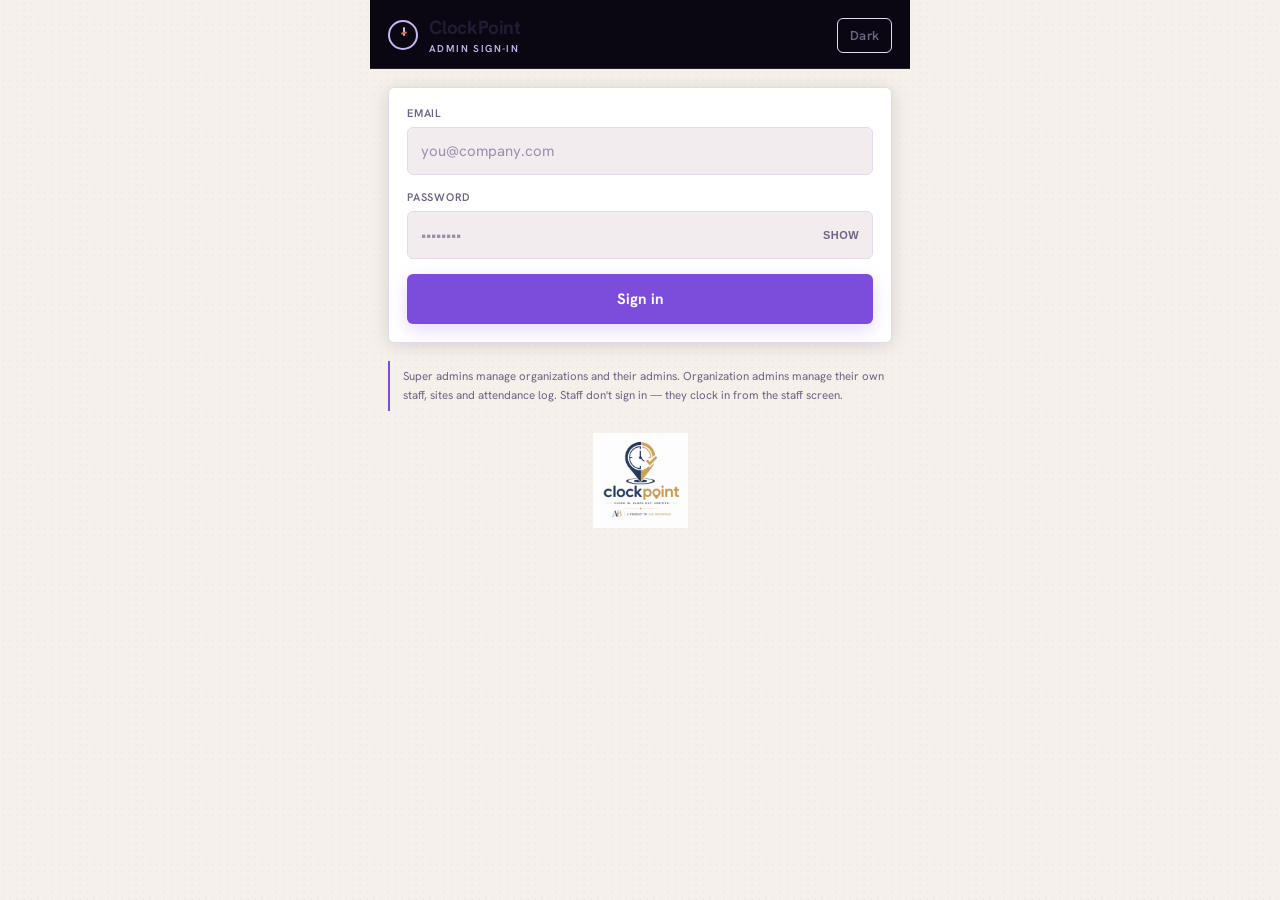
<file: login.html>
<!DOCTYPE html>
<html lang="en">
<head>
<meta charset="UTF-8">
<meta name="viewport" content="width=device-width, initial-scale=1.0">
<title>ClockPoint — Sign in</title>
<link rel="preconnect" href="https://fonts.googleapis.com">
<link rel="preconnect" href="https://fonts.gstatic.com" crossorigin>
<link href="https://fonts.googleapis.com/css2?family=Hanken+Grotesk:wght@300;400;500;600;700&family=IBM+Plex+Mono:wght@400;500;600&display=swap" rel="stylesheet">
<link rel="stylesheet" href="cp.css">
<script src="config.js"></script>
<script src="theme.js"></script>
<script src="pw.js"></script>
</head>
<body>
<div class="wrap">
  <header>
    <div class="brand">
      <div class="logo-mark"></div>
      <div>
        <h1>ClockPoint</h1>
        <span class="sub">Admin Sign-in</span>
      </div>
      <div class="head-actions"><button id="themeBtn" class="btn ghost" style="width:auto;padding:8px 12px;">Dark</button></div>
    </div>
  </header>

  <section class="panel">
    <div class="card">
      <div id="msg" class="msg"></div>
      <div class="field">
        <label class="lab" for="email">Email</label>
        <input id="email" type="email" autocomplete="username" placeholder="you@company.com">
      </div>
      <div class="field">
        <label class="lab" for="password">Password</label>
        <input id="password" type="password" autocomplete="current-password" placeholder="••••••••">
      </div>
      <button id="signin" class="btn">Sign in</button>
    </div>
    <div class="muted">Super admins manage organizations and their admins. Organization admins manage their own staff, sites and attendance log. Staff don't sign in — they clock in from the staff screen.</div>
    <div class="footer-brand"><img class="footer-logo" src="clockpoint-logo.jpg" alt="ClockPoint — a product of the ABCompany"></div>
  </section>
</div>

<script type="module">
import { createClient } from 'https://esm.sh/@supabase/supabase-js@2';
const sb = createClient(CP_CONFIG.SUPABASE_URL, CP_CONFIG.SUPABASE_ANON_KEY);

const $ = id => document.getElementById(id);
function show(kind, text){ const m=$('msg'); m.className='msg show '+kind; m.textContent=text; }

// If already signed in, route straight through.
(async () => {
  const { data:{ session } } = await sb.auth.getSession();
  if (session) route();
})();

async function route(){
  const { data, error } = await sb.rpc('whoami');
  if (error){ show('err','Signed in, but could not load your profile: '+error.message); return; }
  if (data.is_super){ location.href='console.html'; return; }
  if (data.app_user){ location.href='admin.html'; return; }
  show('err','This account isn’t linked to an organization yet. Ask your super admin to set it up.');
}

$('signin').addEventListener('click', async () => {
  const email=$('email').value.trim(), password=$('password').value;
  if(!email||!password){ show('err','Enter your email and password.'); return; }
  $('signin').disabled=true; $('signin').textContent='Signing in…';
  const { error } = await sb.auth.signInWithPassword({ email, password });
  $('signin').disabled=false; $('signin').textContent='Sign in';
  if (error){ show('err', error.message); return; }
  route();
});
$('password').addEventListener('keydown', e => { if(e.key==='Enter') $('signin').click(); });
</script>
</body>
</html>
</file>
<file: cp.css>
/* Shared ClockPoint styling for the auth/admin pages (matches the prototype). */
:root{ /* light = default */
  --bg:#F5F0EA; --surface:#FFFFFF; --surface-2:#F3ECEF;
  --text:#241B33; --text-soft:#6E6385; --line:#E3DAEC;
  --purple:#7C4DDB; --purple-deep:#5B30C0; --purple-hover:#8a5fe6; --lilac:#8E76C4;
  --army:#5A6B2D; --peach:#D9743F; --danger:#B23A30;
  --on-purple:#FFFFFF; --placeholder:#9a8fb0;
  --in-bg:rgba(90,107,45,0.13); --in-text:#41501e; --in-border:#5A6B2D;
  --out-bg:rgba(178,58,48,0.10); --out-text:#9e2f27; --out-border:#B23A30;
  --peach-bg:rgba(217,116,63,0.14);
  --header-bg:#0A0713; --header-accent:#C9B6F0;
  --dot:rgba(124,90,200,0.05);
  --ui:'Hanken Grotesk',-apple-system,'Segoe UI',sans-serif;
  --mono:'IBM Plex Mono',ui-monospace,monospace; --r:6px;
}
html[data-theme="dark"]{
  --bg:#0D0916; --surface:#191225; --surface-2:#221934;
  --text:#ECE5F8; --text-soft:#A99AC6; --line:#3C2F55;
  --purple:#9A6DF7; --purple-deep:#6E3FD6; --purple-hover:#a87ff8; --lilac:#C9B6F0;
  --army:#7C8A3C; --peach:#F6A98A; --danger:#C25A52;
  --on-purple:#160f29; --placeholder:#6f6391;
  --in-bg:rgba(124,138,60,0.16); --in-text:#cfe08a; --in-border:#7C8A3C;
  --out-bg:rgba(194,90,82,0.15); --out-text:#f0a39c; --out-border:#C25A52;
  --peach-bg:rgba(246,169,138,0.16);
  --dot:rgba(201,182,240,0.04);
}
*{box-sizing:border-box;margin:0;padding:0;-webkit-tap-highlight-color:transparent;}
html,body{background:var(--bg);color:var(--text);font-family:var(--ui);-webkit-font-smoothing:antialiased;min-height:100vh;}
body{background-image:radial-gradient(var(--dot) 1px,transparent 1px);background-size:7px 7px;}
.wrap{max-width:540px;margin:0 auto;padding:0 0 60px;}
header{border-bottom:1px solid rgba(201,182,240,0.14);background:var(--header-bg);position:sticky;top:0;z-index:20;}
.brand{padding:15px 18px 13px;display:flex;align-items:center;gap:11px;}
.head-actions{margin-left:auto;display:flex;gap:8px;}
.logo-mark{width:30px;height:30px;border:2px solid var(--header-accent);border-radius:50%;position:relative;flex:none;}
.logo-mark::before{content:"";position:absolute;width:2px;height:9px;background:var(--header-accent);top:5px;left:13px;border-radius:2px;}
.logo-mark::after{content:"";position:absolute;width:2px;height:6px;background:var(--peach);top:8px;left:13px;transform:rotate(75deg);border-radius:2px;}
.brand h1{font-size:19px;font-weight:700;letter-spacing:-0.2px;}
.brand .sub{font-size:10px;letter-spacing:1.4px;font-weight:600;color:var(--header-accent);text-transform:uppercase;display:block;margin-top:2px;}
.panel{padding:18px;}
.card{border:1px solid var(--line);border-radius:var(--r);background:var(--surface);padding:18px;box-shadow:0 2px 18px rgba(0,0,0,0.12);}
.field{margin-bottom:15px;}
label.lab{display:block;font-size:11px;font-weight:600;letter-spacing:0.07em;text-transform:uppercase;color:var(--text-soft);margin-bottom:7px;}
input,select{width:100%;padding:13px;border:1px solid var(--line);border-radius:var(--r);background:var(--surface-2);font-family:var(--ui);font-size:15px;color:var(--text);}
input::placeholder{color:var(--placeholder);}
input:focus,select:focus{outline:none;border-color:var(--purple);box-shadow:0 0 0 3px rgba(154,109,247,0.22);}
select{appearance:none;background-image:url("data:image/svg+xml,%3Csvg xmlns='http://www.w3.org/2000/svg' width='12' height='8'%3E%3Cpath d='M1 1l5 5 5-5' stroke='%23C9B6F0' stroke-width='2' fill='none'/%3E%3C/svg%3E");background-repeat:no-repeat;background-position:right 14px center;}
.btn{width:100%;padding:15px;border:none;border-radius:var(--r);background:var(--purple);color:var(--on-purple);font-family:var(--ui);font-size:15px;font-weight:700;letter-spacing:0.2px;cursor:pointer;box-shadow:0 6px 18px rgba(154,109,247,0.25);transition:.12s;}
.btn:hover{background:var(--purple-hover);}
.btn:active{transform:translateY(1px);}
.btn:disabled{opacity:.5;cursor:not-allowed;}
.btn.ghost{background:none;border:1px solid var(--line);color:var(--text-soft);box-shadow:none;font-weight:600;font-size:13px;padding:10px;}
.btn.ghost:hover{color:var(--text);border-color:var(--lilac);}
.row2{display:flex;gap:10px;}
.row2>div{flex:1;}
.lab-h{font-size:11px;font-weight:600;letter-spacing:0.07em;text-transform:uppercase;color:var(--text-soft);}
.msg{border-radius:var(--r);padding:12px 14px;font-size:13px;font-weight:600;margin-bottom:14px;line-height:1.5;border:1px solid;display:none;}
.msg.show{display:block;}
.msg.err{background:var(--out-bg);border-color:var(--out-border);color:var(--out-text);}
.msg.ok{background:var(--in-bg);border-color:var(--in-border);color:var(--in-text);}
.org-card{border:1px solid var(--line);border-radius:var(--r);background:var(--surface);margin-bottom:10px;padding:13px;}
.org-top{display:flex;justify-content:space-between;align-items:center;gap:10px;}
.org-nm{font-weight:600;font-size:15px;display:flex;align-items:center;gap:8px;flex-wrap:wrap;}
.org-meta{font-family:var(--mono);font-size:11px;color:var(--text-soft);margin-top:6px;line-height:1.6;}
.plan-badge{font-size:9.5px;font-weight:700;letter-spacing:0.4px;text-transform:uppercase;padding:3px 8px;border-radius:4px;}
.plan-badge.free{background:var(--in-bg);color:var(--in-text);border:1px solid var(--in-border);}
.plan-badge.paid{background:var(--peach-bg);color:var(--peach);border:1px solid var(--peach);}
.muted{font-size:11.5px;color:var(--text-soft);line-height:1.65;border-left:2px solid var(--purple);padding:6px 0 6px 13px;margin-top:18px;}
.empty{text-align:center;padding:40px 20px;border:1px dashed var(--line);border-radius:var(--r);color:var(--text-soft);font-size:13px;}
.brandcredit{text-align:center;font-size:10px;font-weight:600;letter-spacing:0.12em;text-transform:uppercase;color:var(--text-soft);opacity:.3;padding:22px 0 6px;}
/* ClockPoint platform logo in the footer (replaces the text liner). Falls back
   to the alt text if clockpoint-logo.png isn't present yet. */
.footer-brand{text-align:center;padding:22px 0 12px;}
.footer-logo{display:inline-block;max-width:95px;width:32%;height:auto;opacity:.92;color:var(--text-soft);font-size:10px;}
.toast{position:fixed;left:50%;bottom:26px;transform:translateX(-50%) translateY(120px);background:var(--header-bg);color:var(--text);padding:14px 22px;border:1px solid var(--purple);border-radius:var(--r);font-size:13px;font-weight:500;z-index:50;transition:.3s;max-width:90%;text-align:center;box-shadow:0 8px 30px rgba(0,0,0,0.4);}
.toast.show{transform:translateX(-50%) translateY(0);}
/* org logo in the header — contained so any shape/size sits neatly; hidden until a URL loads */
.logo-img{height:30px;max-width:130px;width:auto;object-fit:contain;display:block;border-radius:4px;}
.logo-img[src=""],.logo-img:not([src]){display:none;}
/* org logo banner under the header — shown only when the image actually loads */
.logo-banner{display:none;align-items:center;justify-content:center;padding:16px 18px;background:var(--surface-2);border-bottom:1px solid var(--line);}
.logo-banner img{max-height:60px;max-width:78%;width:auto;object-fit:contain;}
</file>
